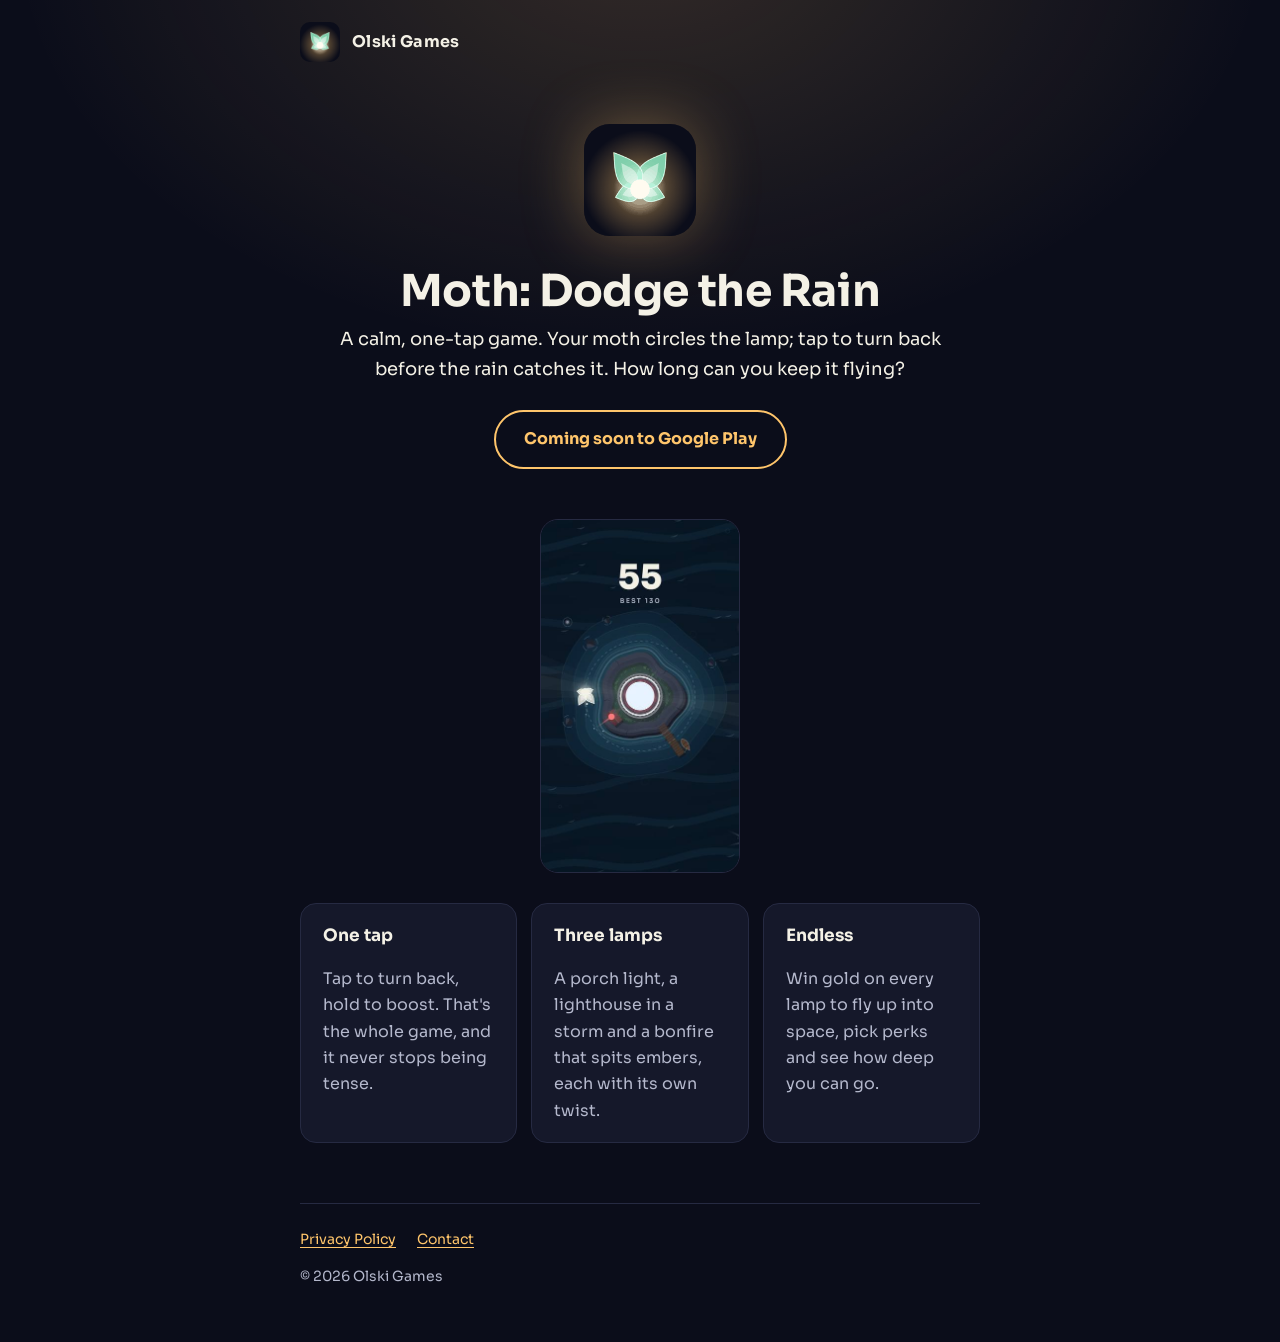
<file: index.html>
<!doctype html>
<html lang="en-GB">
<head>
<meta charset="utf-8">
<meta name="viewport" content="width=device-width, initial-scale=1">
<title>Moth: Dodge the Rain</title>
<meta name="description" content="A calm, one-tap game: circle the lamp, turn back from the rain, and see how long your moth can last.">
<link rel="icon" href="icon.png">
<link rel="stylesheet" href="style.css">
</head>
<body>
<div class="wrap">

<header class="site">
  <img src="icon.png" alt="">
  <a class="home" href="./">Olski Games</a>
</header>

<main>
<section class="hero">
  <img class="icon" src="icon.png" alt="Moth: Dodge the Rain icon">
  <h1>Moth: Dodge the Rain</h1>
  <p class="lede">A calm, one-tap game. Your moth circles the lamp; tap to turn back before the rain catches it. How long can you keep it flying?</p>
  <a class="button soon" href="https://play.google.com/store/apps/details?id=com.olskigames.moth">Coming soon to Google Play</a>
</section>

<div class="shots">
  <img src="shot-lighthouse.jpg" alt="Circling the Lighthouse in the rain">
</div>

<section class="features">
  <div class="card">
    <h3>One tap</h3>
    <p>Tap to turn back, hold to boost. That's the whole game, and it never stops being tense.</p>
  </div>
  <div class="card">
    <h3>Three lamps</h3>
    <p>A porch light, a lighthouse in a storm and a bonfire that spits embers, each with its own twist.</p>
  </div>
  <div class="card">
    <h3>Endless</h3>
    <p>Win gold on every lamp to fly up into space, pick perks and see how deep you can go.</p>
  </div>
</section>
</main>

<footer class="site">
  <a href="privacy.html">Privacy Policy</a>
  <a href="mailto:olskigames@gmail.com">Contact</a>
  <p>© 2026 Olski Games</p>
</footer>

</div>
</body>
</html>
</file>
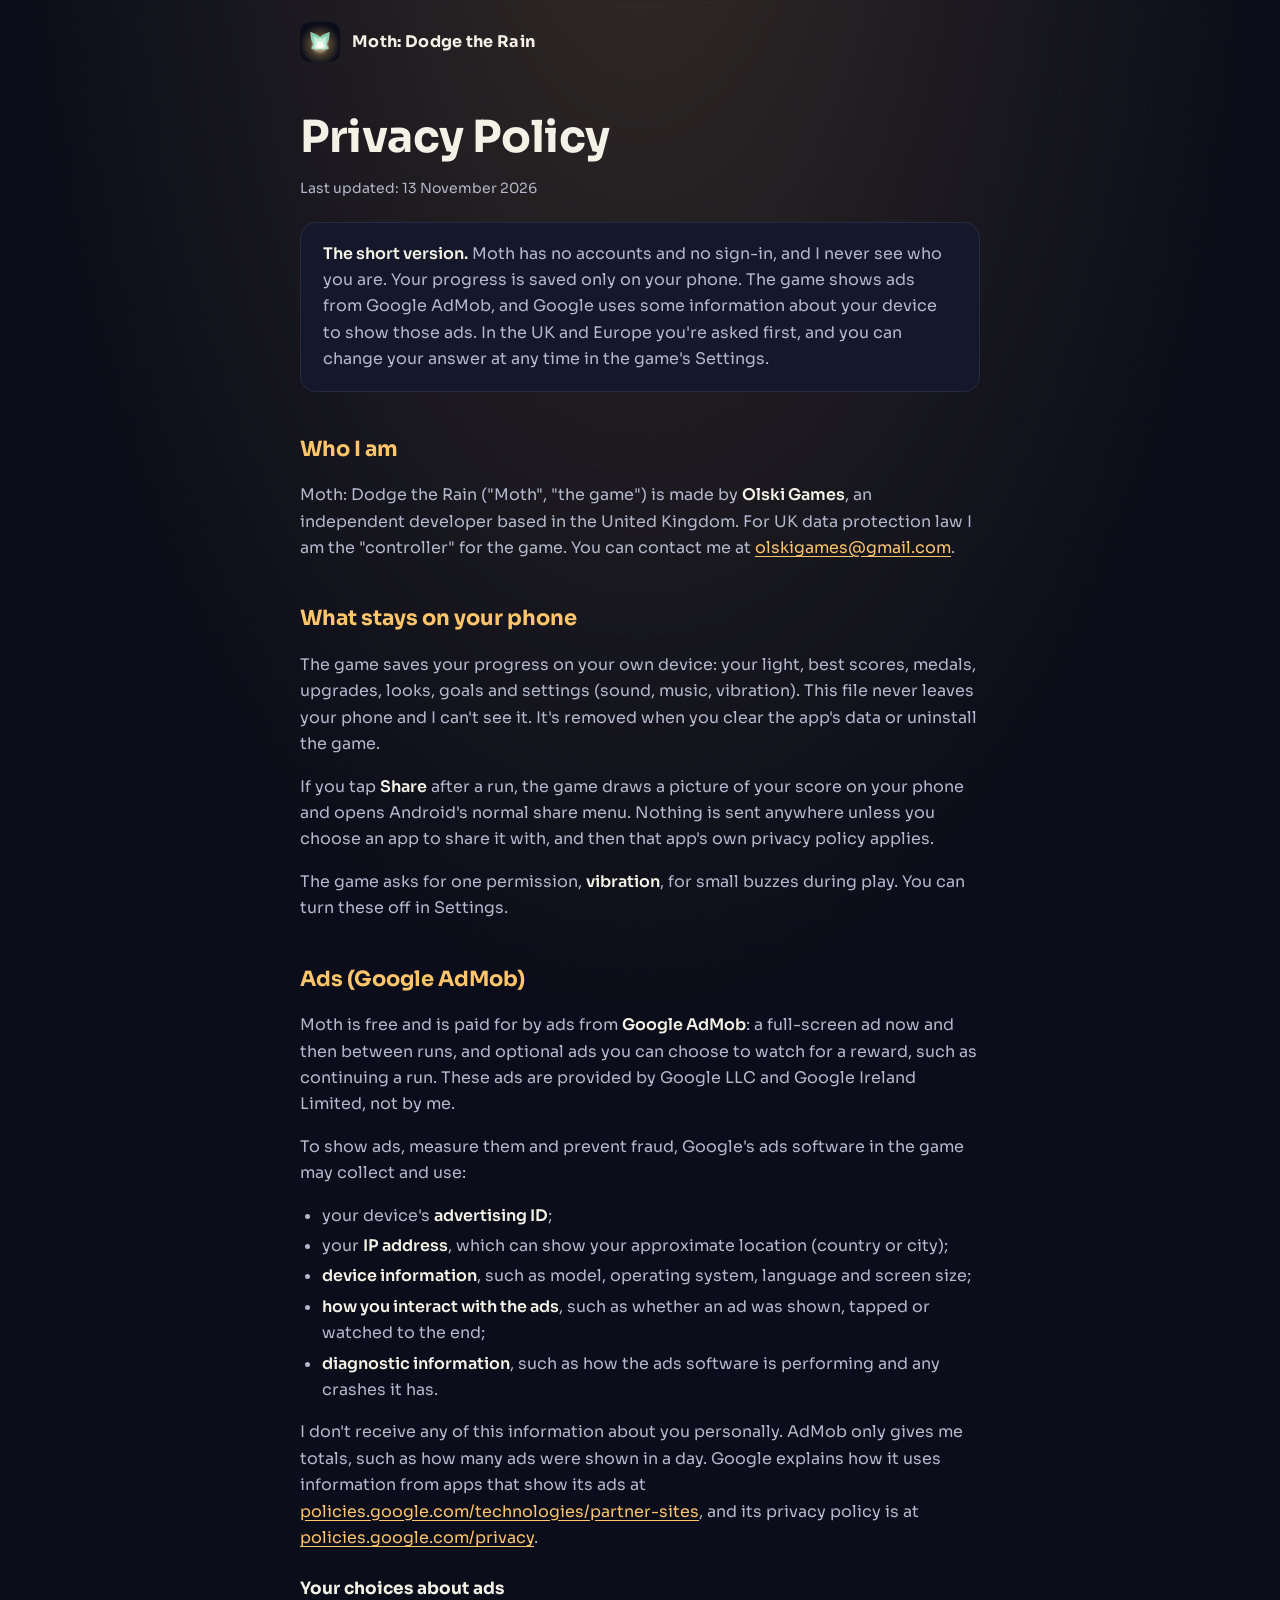
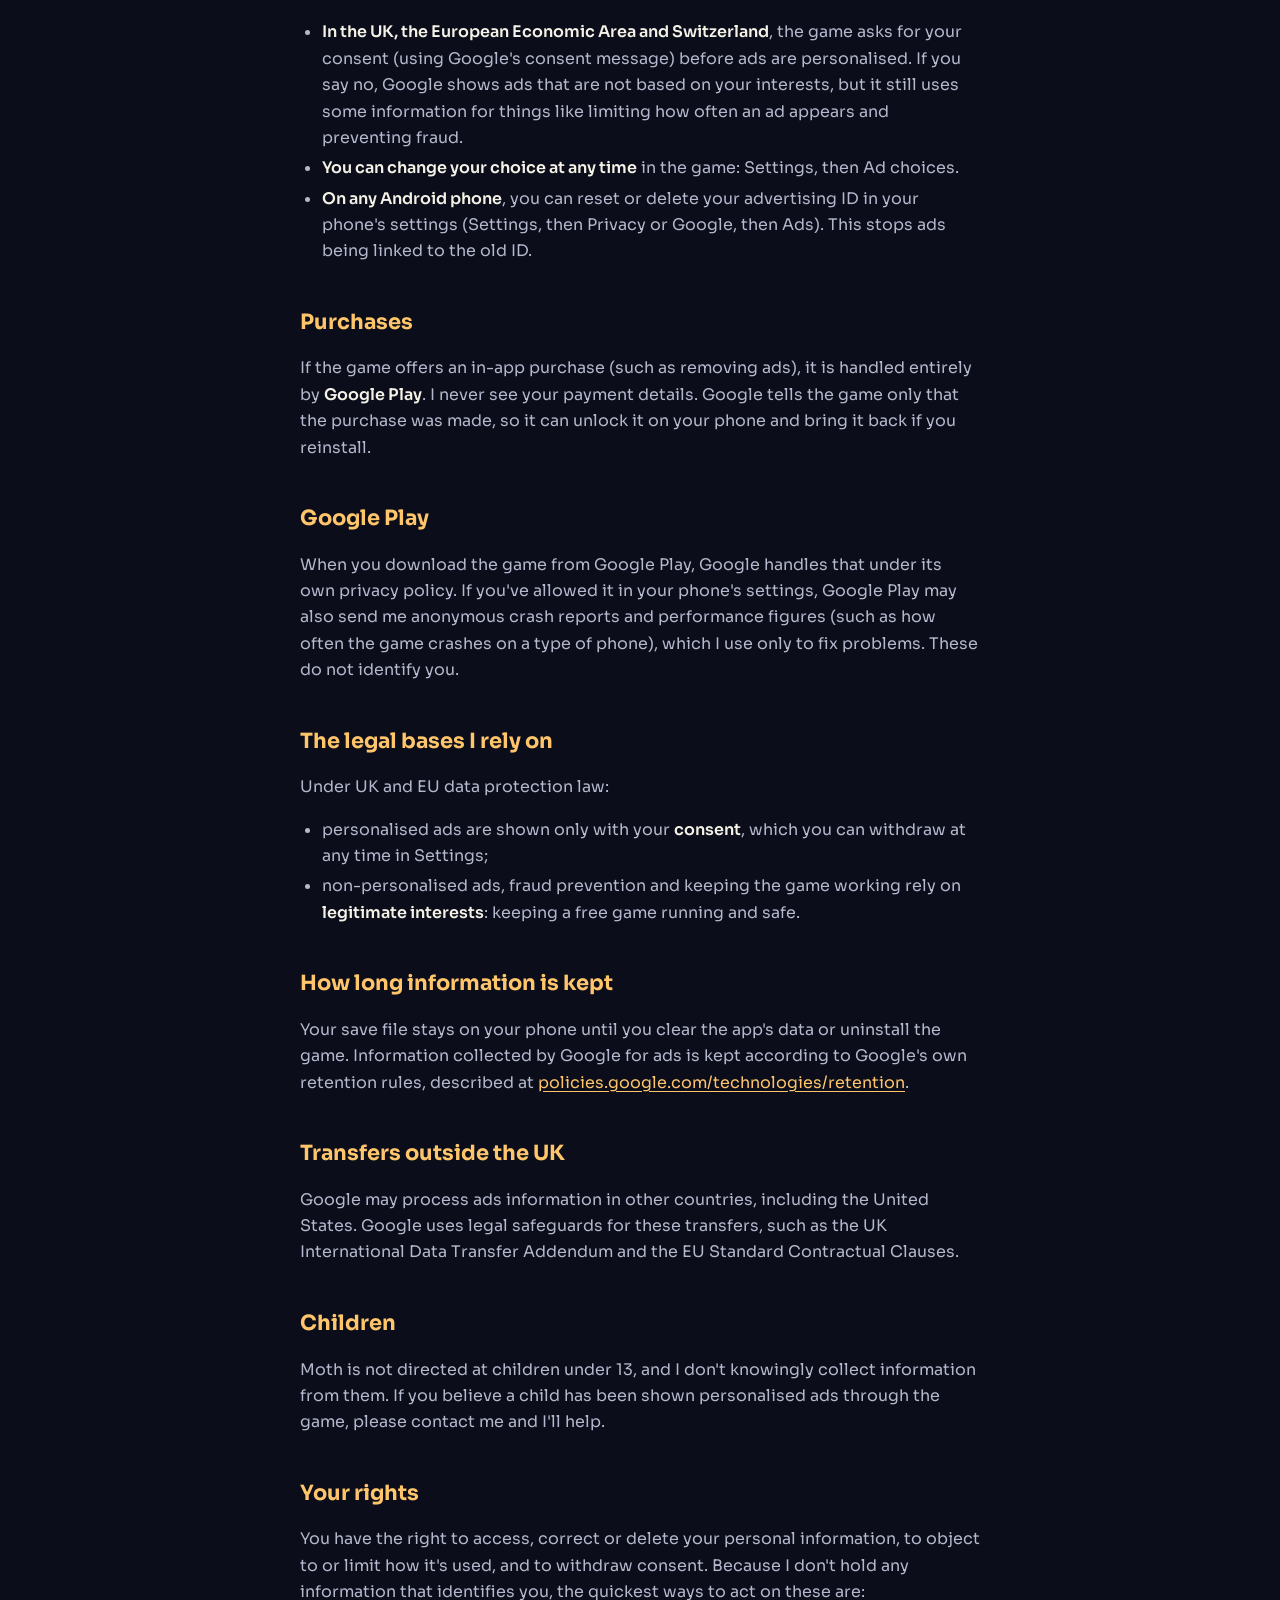
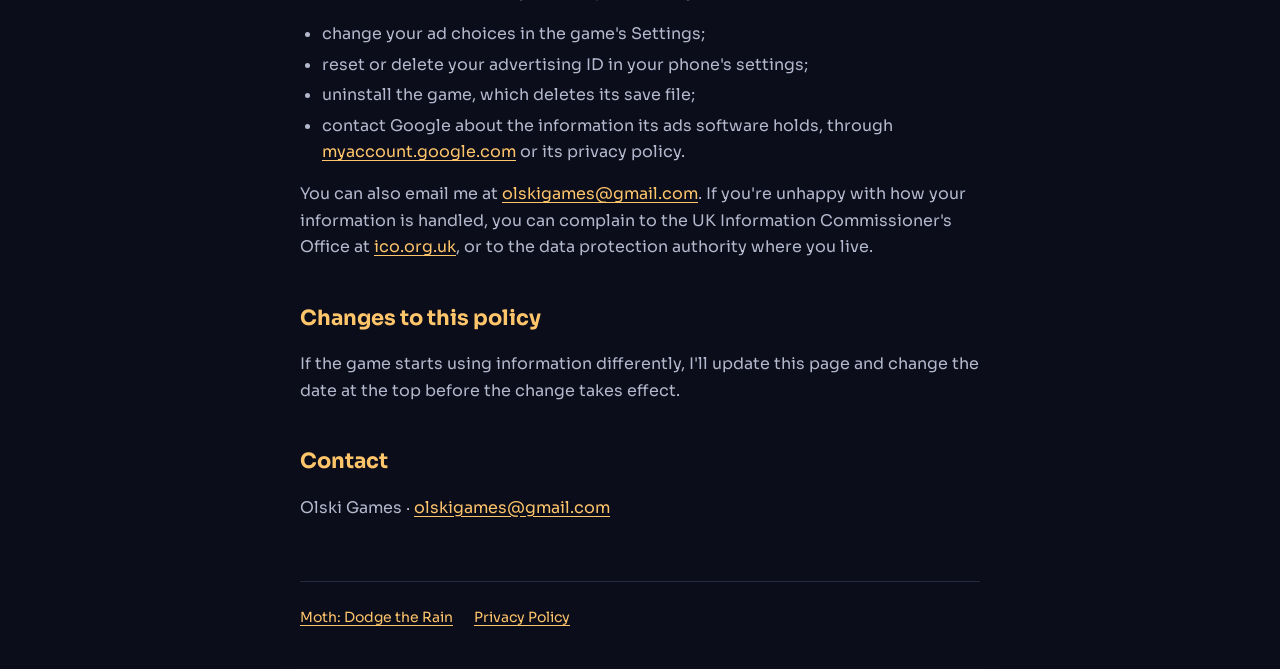
<file: privacy.html>
<!doctype html>
<html lang="en-GB">
<head>
<meta charset="utf-8">
<meta name="viewport" content="width=device-width, initial-scale=1">
<title>Privacy Policy · Moth: Dodge the Rain</title>
<meta name="description" content="How Moth: Dodge the Rain uses data: what is kept on your phone, what Google's ads use, and your choices.">
<link rel="icon" href="icon.png">
<link rel="stylesheet" href="style.css">
</head>
<body>
<div class="wrap">

<header class="site">
  <img src="icon.png" alt="">
  <a class="home" href="./">Moth: Dodge the Rain</a>
</header>

<main>
<h1>Privacy Policy</h1>
<p class="meta">Last updated: 13 November 2026</p>

<div class="card">
<p><strong>The short version.</strong> Moth has no accounts and no sign-in, and I never see who you are. Your progress is saved only on your phone. The game shows ads from Google AdMob, and Google uses some information about your device to show those ads. In the UK and Europe you're asked first, and you can change your answer at any time in the game's Settings.</p>
</div>

<h2>Who I am</h2>
<p>Moth: Dodge the Rain ("Moth", "the game") is made by <strong>Olski Games</strong>, an independent developer based in the United Kingdom. For UK data protection law I am the "controller" for the game. You can contact me at <a href="mailto:olskigames@gmail.com">olskigames@gmail.com</a>.</p>

<h2>What stays on your phone</h2>
<p>The game saves your progress on your own device: your light, best scores, medals, upgrades, looks, goals and settings (sound, music, vibration). This file never leaves your phone and I can't see it. It's removed when you clear the app's data or uninstall the game.</p>
<p>If you tap <strong>Share</strong> after a run, the game draws a picture of your score on your phone and opens Android's normal share menu. Nothing is sent anywhere unless you choose an app to share it with, and then that app's own privacy policy applies.</p>
<p>The game asks for one permission, <strong>vibration</strong>, for small buzzes during play. You can turn these off in Settings.</p>

<h2>Ads (Google AdMob)</h2>
<p>Moth is free and is paid for by ads from <strong>Google AdMob</strong>: a full-screen ad now and then between runs, and optional ads you can choose to watch for a reward, such as continuing a run. These ads are provided by Google LLC and Google Ireland Limited, not by me.</p>
<p>To show ads, measure them and prevent fraud, Google's ads software in the game may collect and use:</p>
<ul>
  <li>your device's <strong>advertising ID</strong>;</li>
  <li>your <strong>IP address</strong>, which can show your approximate location (country or city);</li>
  <li><strong>device information</strong>, such as model, operating system, language and screen size;</li>
  <li><strong>how you interact with the ads</strong>, such as whether an ad was shown, tapped or watched to the end;</li>
  <li><strong>diagnostic information</strong>, such as how the ads software is performing and any crashes it has.</li>
</ul>
<p>I don't receive any of this information about you personally. AdMob only gives me totals, such as how many ads were shown in a day. Google explains how it uses information from apps that show its ads at <a href="https://policies.google.com/technologies/partner-sites">policies.google.com/technologies/partner-sites</a>, and its privacy policy is at <a href="https://policies.google.com/privacy">policies.google.com/privacy</a>.</p>

<h3>Your choices about ads</h3>
<ul>
  <li><strong>In the UK, the European Economic Area and Switzerland</strong>, the game asks for your consent (using Google's consent message) before ads are personalised. If you say no, Google shows ads that are not based on your interests, but it still uses some information for things like limiting how often an ad appears and preventing fraud.</li>
  <li><strong>You can change your choice at any time</strong> in the game: Settings, then Ad choices.</li>
  <li><strong>On any Android phone</strong>, you can reset or delete your advertising ID in your phone's settings (Settings, then Privacy or Google, then Ads). This stops ads being linked to the old ID.</li>
</ul>

<h2>Purchases</h2>
<p>If the game offers an in-app purchase (such as removing ads), it is handled entirely by <strong>Google Play</strong>. I never see your payment details. Google tells the game only that the purchase was made, so it can unlock it on your phone and bring it back if you reinstall.</p>

<h2>Google Play</h2>
<p>When you download the game from Google Play, Google handles that under its own privacy policy. If you've allowed it in your phone's settings, Google Play may also send me anonymous crash reports and performance figures (such as how often the game crashes on a type of phone), which I use only to fix problems. These do not identify you.</p>

<h2>The legal bases I rely on</h2>
<p>Under UK and EU data protection law:</p>
<ul>
  <li>personalised ads are shown only with your <strong>consent</strong>, which you can withdraw at any time in Settings;</li>
  <li>non-personalised ads, fraud prevention and keeping the game working rely on <strong>legitimate interests</strong>: keeping a free game running and safe.</li>
</ul>

<h2>How long information is kept</h2>
<p>Your save file stays on your phone until you clear the app's data or uninstall the game. Information collected by Google for ads is kept according to Google's own retention rules, described at <a href="https://policies.google.com/technologies/retention">policies.google.com/technologies/retention</a>.</p>

<h2>Transfers outside the UK</h2>
<p>Google may process ads information in other countries, including the United States. Google uses legal safeguards for these transfers, such as the UK International Data Transfer Addendum and the EU Standard Contractual Clauses.</p>

<h2>Children</h2>
<p>Moth is not directed at children under 13, and I don't knowingly collect information from them. If you believe a child has been shown personalised ads through the game, please contact me and I'll help.</p>

<h2>Your rights</h2>
<p>You have the right to access, correct or delete your personal information, to object to or limit how it's used, and to withdraw consent. Because I don't hold any information that identifies you, the quickest ways to act on these are:</p>
<ul>
  <li>change your ad choices in the game's Settings;</li>
  <li>reset or delete your advertising ID in your phone's settings;</li>
  <li>uninstall the game, which deletes its save file;</li>
  <li>contact Google about the information its ads software holds, through <a href="https://myaccount.google.com/data-and-privacy">myaccount.google.com</a> or its privacy policy.</li>
</ul>
<p>You can also email me at <a href="mailto:olskigames@gmail.com">olskigames@gmail.com</a>. If you're unhappy with how your information is handled, you can complain to the UK Information Commissioner's Office at <a href="https://ico.org.uk/make-a-complaint/">ico.org.uk</a>, or to the data protection authority where you live.</p>

<h2>Changes to this policy</h2>
<p>If the game starts using information differently, I'll update this page and change the date at the top before the change takes effect.</p>

<h2>Contact</h2>
<p>Olski Games · <a href="mailto:olskigames@gmail.com">olskigames@gmail.com</a></p>
</main>

<footer class="site">
  <a href="./">Moth: Dodge the Rain</a>
  <a href="privacy.html">Privacy Policy</a>
</footer>

</div>
</body>
</html>
</file>
<file: style.css>
@import url("https://fonts.googleapis.com/css2?family=Sora:wght@400;600;700&display=swap");

:root {
  --bg: #0B0D1A;
  --card: #15182A;
  --line: #262A42;
  --cream: #F4F1E6;
  --grey: #B4B8CC;
  --amber: #FFC56B;
  --ink: #1A1408;
}

* { box-sizing: border-box; }

html { background: var(--bg); }

body {
  margin: 0;
  font-family: "Sora", system-ui, -apple-system, "Segoe UI", sans-serif;
  color: var(--cream);
  background:
    radial-gradient(ellipse 70% 45% at 50% -5%, rgba(255, 197, 107, 0.16), transparent 70%),
    var(--bg);
  line-height: 1.65;
  -webkit-text-size-adjust: 100%;
}

a { color: var(--amber); text-underline-offset: 3px; }
a:hover { text-decoration-thickness: 2px; }

.wrap { max-width: 720px; margin: 0 auto; padding: 0 20px; }

header.site {
  display: flex;
  align-items: center;
  gap: 12px;
  padding: 22px 0;
}
header.site img { width: 40px; height: 40px; border-radius: 10px; }
header.site a.home {
  color: var(--cream);
  text-decoration: none;
  font-weight: 700;
  letter-spacing: 0.02em;
}

h1 { font-size: clamp(30px, 6vw, 44px); line-height: 1.15; margin: 28px 0 8px; letter-spacing: -0.01em; }
h2 { font-size: 21px; margin: 40px 0 8px; color: var(--amber); }
h3 { font-size: 17px; margin: 24px 0 4px; }
p, li { color: var(--grey); }
strong { color: var(--cream); font-weight: 600; }
ul { padding-left: 22px; }
li { margin: 4px 0; }

.lede { font-size: 18px; color: var(--cream); max-width: 34em; }
.meta { font-size: 14px; color: var(--grey); }

.card {
  background: var(--card);
  border: 1px solid var(--line);
  border-radius: 16px;
  padding: 18px 22px;
  margin: 22px 0;
}
.card p:first-child { margin-top: 0; }
.card p:last-child { margin-bottom: 0; }

table { width: 100%; border-collapse: collapse; margin: 12px 0; font-size: 15px; }
th, td { text-align: left; padding: 10px 8px; border-bottom: 1px solid var(--line); vertical-align: top; }
th { color: var(--cream); font-weight: 600; }
td { color: var(--grey); }
.table-scroll { overflow-x: auto; }

.hero { text-align: center; padding: 40px 0 10px; }
.hero img.icon { width: 112px; height: 112px; border-radius: 26px; box-shadow: 0 0 60px rgba(255, 197, 107, 0.35); }
.hero h1 { margin-top: 22px; }
.hero .lede { margin: 0 auto; }

.button {
  display: inline-block;
  margin-top: 26px;
  padding: 14px 28px;
  border-radius: 999px;
  background: var(--amber);
  color: var(--ink);
  font-weight: 700;
  text-decoration: none;
}
.button.soon { background: transparent; color: var(--amber); border: 2px solid var(--amber); }

.shots { display: flex; gap: 14px; justify-content: center; margin: 40px 0 10px; flex-wrap: wrap; }
.shots img { width: 200px; max-width: 44%; border-radius: 18px; border: 1px solid var(--line); }

.features { display: grid; grid-template-columns: repeat(auto-fit, minmax(200px, 1fr)); gap: 14px; margin: 30px 0; }
.features .card { margin: 0; }
.features h3 { margin-top: 0; color: var(--cream); }

footer.site {
  margin: 60px 0 0;
  padding: 24px 0 40px;
  border-top: 1px solid var(--line);
  font-size: 14px;
  color: var(--grey);
}
footer.site a { margin-right: 18px; }
</file>
